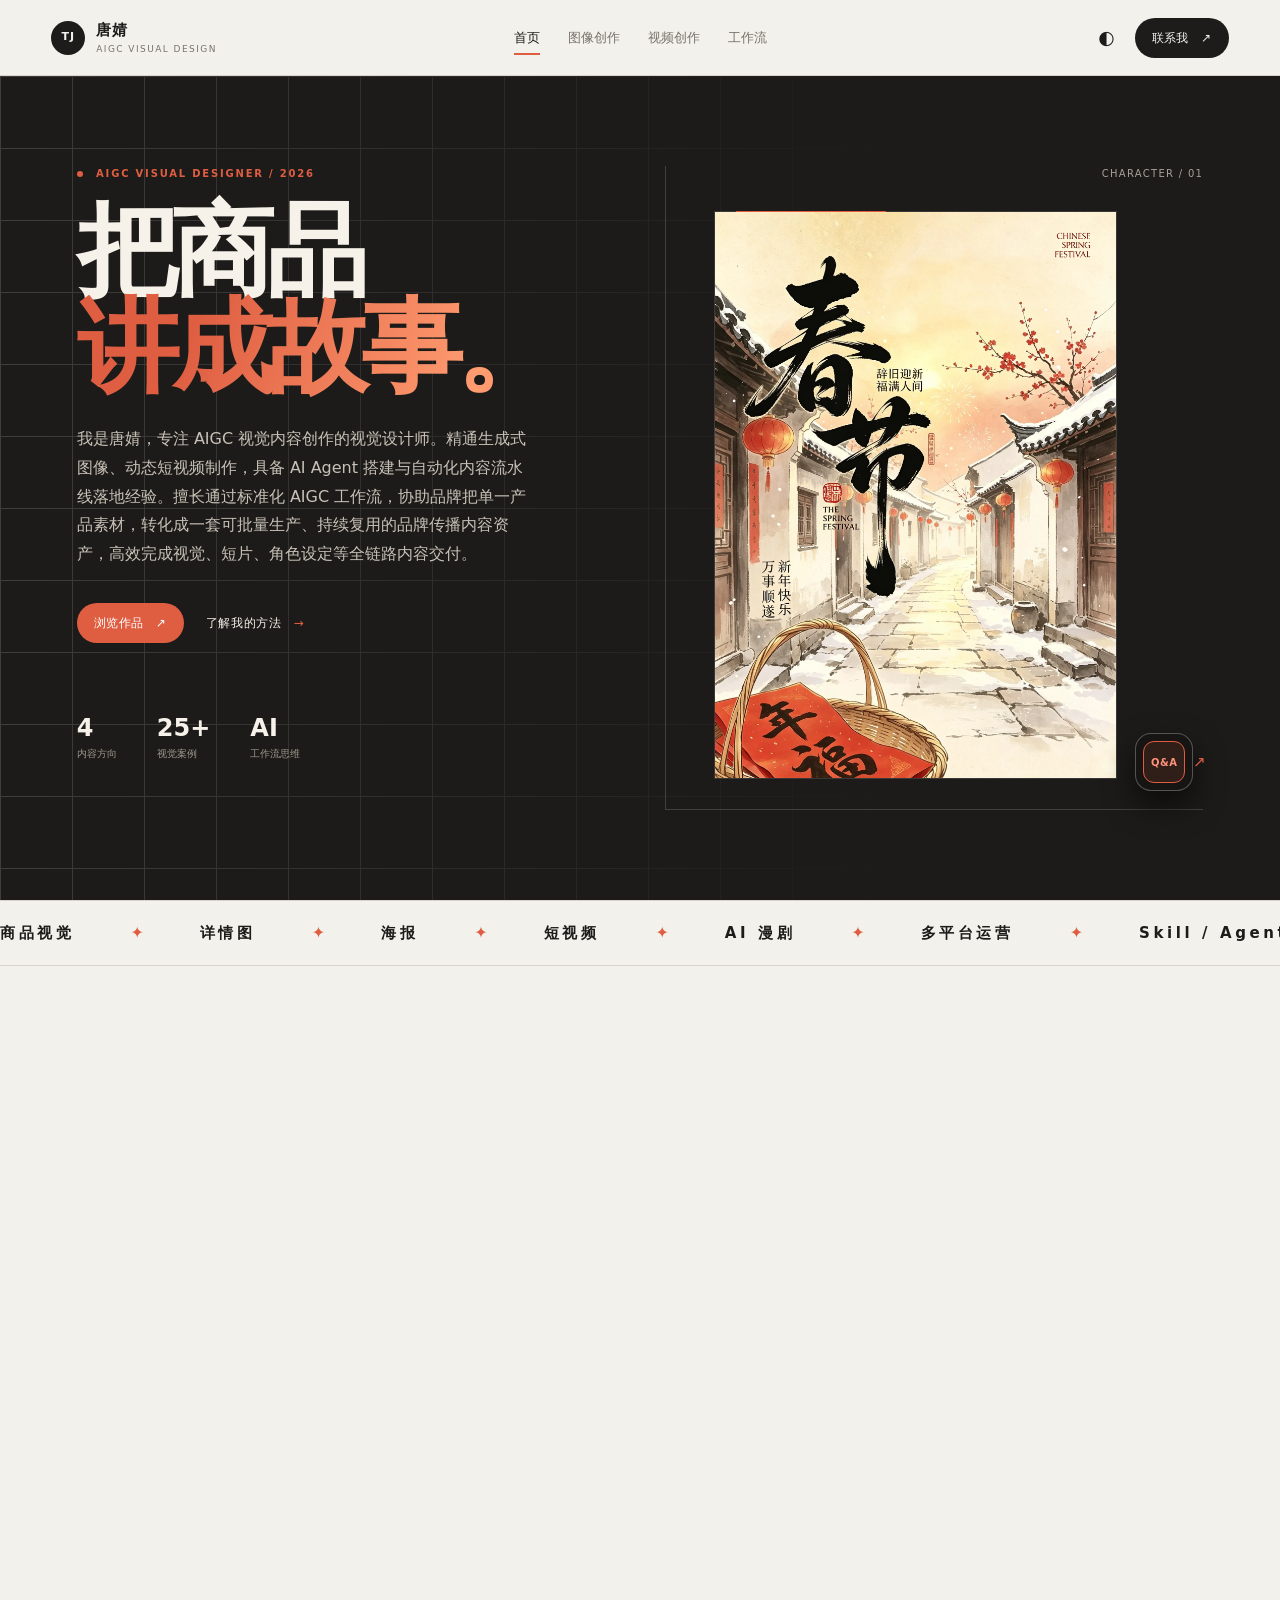
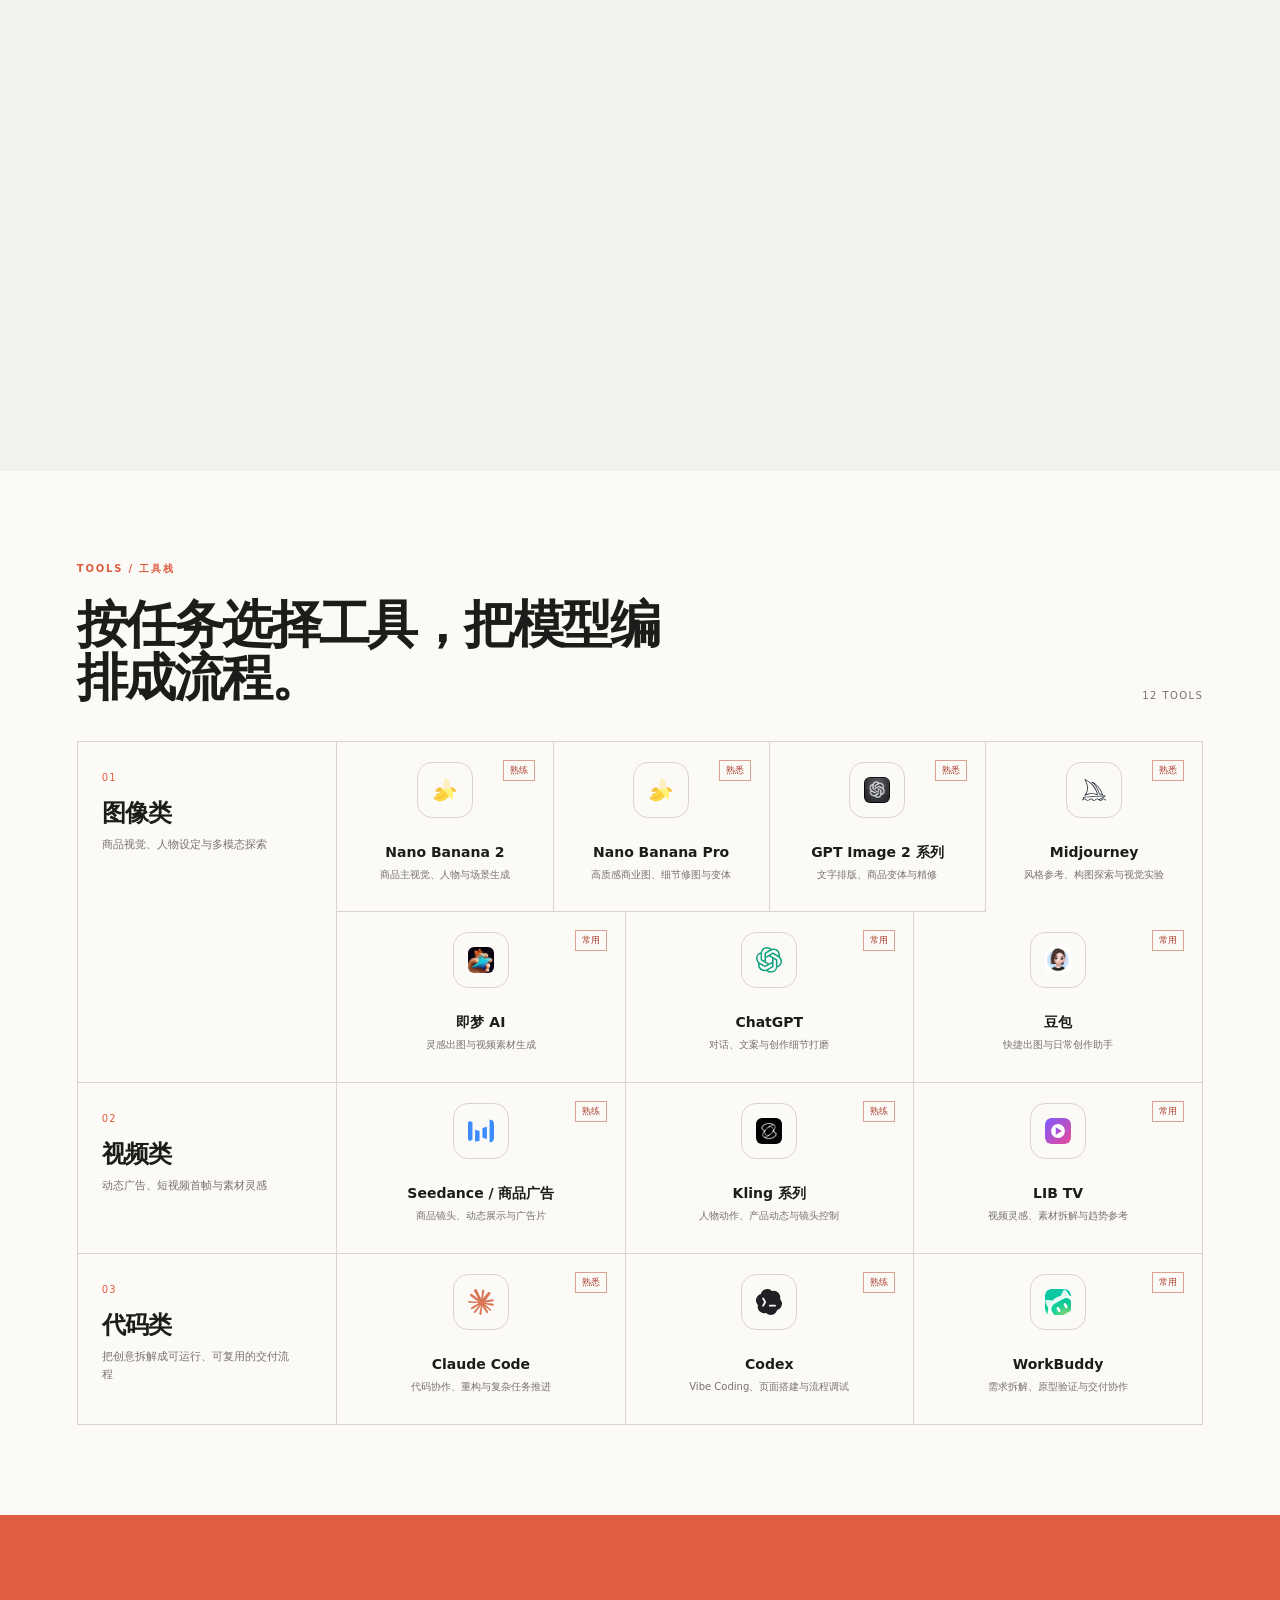
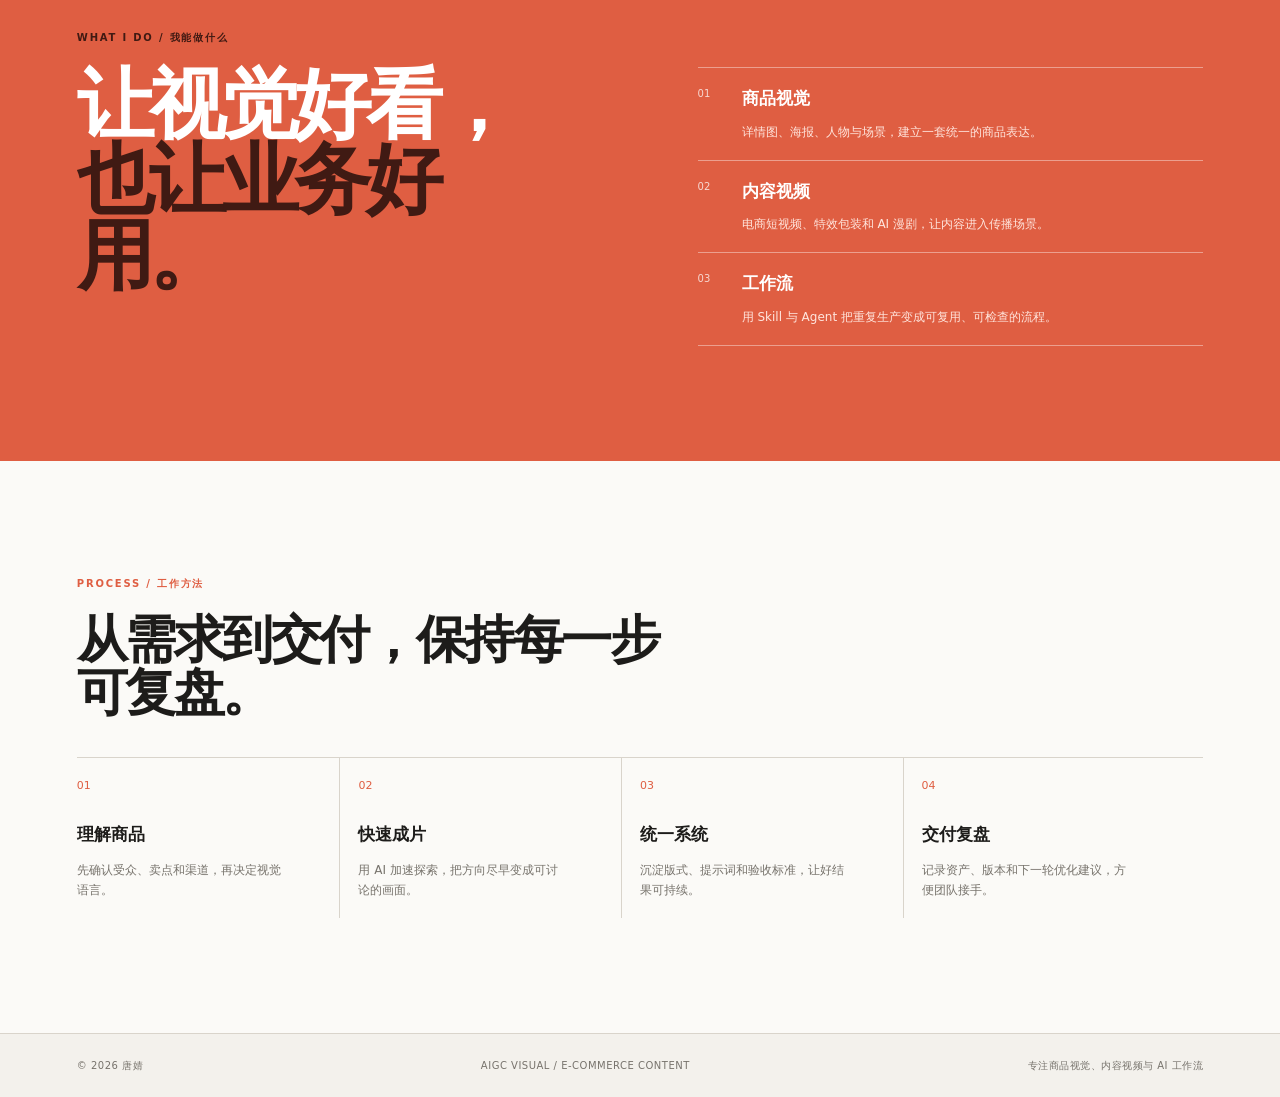
<file: index.html>
<!doctype html>
<html lang="zh-CN">
  <head>
    <meta charset="UTF-8" />
    <base href="./" />
    <meta name="viewport" content="width=device-width, initial-scale=1.0" />
    <meta name="theme-color" content="#f3f1ec" />
    <title>唐婧 · AIGC 电商视觉作品集</title>
    <meta name="description" content="唐婧的 AIGC 电商视觉作品集，覆盖商品详情图、短视频、品牌内容与 Agent 工作流。" />
    <link rel="icon" type="image/svg+xml" href="favicon.svg" />

    <link rel="stylesheet" href="app.css?v=20260920" />
  </head>
  <body>
    <div class="scroll-progress" aria-hidden="true"></div>
    <div class="cursor-glow" aria-hidden="true"></div>
    <div id="root"></div>
    <button class="back-to-top" type="button" data-to-top aria-label="回到顶部">↟</button>
    <script src="app.js?v=20260920" defer></script>
  </body>
</html>
</file>
<file: app.css>
﻿:root{--paper:#f3f1ec;--surface:#fbfaf7;--ink:#1d1c1a;--muted:#77736c;--line:#d9d4cb;--accent:#df5e42;--accent-dark:#a93e2b;--dark:#1c1b19;--dark-soft:#282521;--on-dark:#f7f2e9;--radius:12px;--shadow:0 18px 48px rgba(34,29,23,.12);color-scheme:light} :root[data-theme=dark]{--paper:#1b1a18;--surface:#252320;--ink:#f4efe6;--muted:#aba49a;--line:#454039;--dark:#121110;--dark-soft:#24211e;--on-dark:#f7f2e9;--shadow:0 18px 48px rgba(0,0,0,.35);color-scheme:dark}*{box-sizing:border-box}html{scroll-behavior:smooth}body{margin:0;background:var(--paper);color:var(--ink);font-family:"Avenir Next","PingFang SC","Hiragino Sans GB","Microsoft YaHei",system-ui,sans-serif;line-height:1.5}button,a{font:inherit;color:inherit}button{cursor:pointer}a{text-decoration:none}.site-shell{min-height:100vh;overflow:hidden}.site-header{height:76px;padding:0 clamp(20px,4vw,64px);display:flex;align-items:center;justify-content:space-between;border-bottom:1px solid var(--line);position:relative;z-index:20;background:color-mix(in srgb,var(--paper) 90%,transparent);backdrop-filter:blur(14px)}.brand{display:flex;align-items:center;gap:11px;min-width:220px}.brand-mark{width:34px;height:34px;border-radius:50%;display:grid;place-items:center;background:var(--ink);color:var(--paper);font-size:11px;font-weight:800;letter-spacing:.08em}.brand strong{display:block;font-size:15px;letter-spacing:.04em}.brand small{display:block;color:var(--muted);font-size:9px;letter-spacing:.16em;margin-top:1px}.main-nav{display:flex;gap:28px;align-items:center}.nav-link,.icon-button,.menu-button{border:0;background:none;padding:9px 0;color:var(--muted);font-size:13px}.nav-link{position:relative}.nav-link:after{content:"";position:absolute;left:0;right:0;bottom:1px;height:2px;background:var(--accent);transform:scaleX(0);transform-origin:left;transition:transform .25s}.nav-link:hover,.nav-link.active{color:var(--ink)}.nav-link.active:after{transform:scaleX(1)}.header-actions{display:flex;gap:14px;align-items:center;min-width:220px;justify-content:flex-end}.icon-button{width:28px;font-size:19px;color:var(--ink)}.contact-button,.primary-button{border:0;border-radius:999px;background:var(--ink);color:var(--paper);padding:11px 17px;font-size:12px;letter-spacing:.04em;transition:background .2s,transform .2s}.contact-button:hover,.primary-button:hover{background:var(--accent);transform:translateY(-2px)}.contact-button span,.primary-button span{margin-left:8px}.menu-button{display:none}.hero-section{background:var(--dark);color:var(--on-dark);min-height:calc(100vh - 76px);display:grid;grid-template-columns:minmax(0,1fr) minmax(0,1.08fr);padding:clamp(36px,7vw,104px) clamp(20px,6vw,96px);gap:clamp(30px,7vw,110px);position:relative}.hero-section:before{content:"";position:absolute;inset:0;opacity:.15;background-image:linear-gradient(90deg,#fff 1px,transparent 1px),linear-gradient(#fff 1px,transparent 1px);background-size:72px 72px;mask-image:linear-gradient(90deg,#000,transparent 70%)}.hero-copy,.hero-visual{position:relative;z-index:1}.eyebrow{font-size:10px;letter-spacing:.18em;color:var(--accent);font-weight:700;margin:0 0 22px}.eyebrow i{display:inline-block;width:6px;height:6px;background:var(--accent);border-radius:50%;margin-right:8px}.hero-copy h1{font-size:clamp(58px,8vw,128px);line-height:.94;letter-spacing:-.07em;font-weight:700;margin:0 0 30px}.hero-copy h1 em,.page-intro h1 em,.statement-grid h2 em,.about-page h1 em{font-style:normal;color:var(--accent)}.hero-lede{max-width:450px;color:#c9c1b7;font-size:16px;line-height:1.8;margin:0}.hero-actions{display:flex;gap:22px;align-items:center;margin-top:34px}.hero-actions .primary-button{background:var(--accent);color:#fff}.text-button{border:0;background:none;padding:8px 0;color:inherit;font-size:12px;letter-spacing:.06em}.text-button span{margin-left:7px;color:var(--accent)}.hero-stats{display:flex;gap:40px;border-top:1px solid #ffffff2b;margin-top:72px;padding-top:19px}.hero-stats span{display:flex;flex-direction:column}.hero-stats strong{font-size:24px;line-height:1.1}.hero-stats small{color:#9e978d;font-size:10px;margin-top:5px}.hero-visual{min-height:550px;max-width:660px;justify-self:end;width:100%;border-left:1px solid #ffffff2a;border-bottom:1px solid #ffffff2a;padding:24px}.visual-tag{position:absolute;top:0;right:0;color:#a7a095;font-size:10px;letter-spacing:.13em}.hero-image-main{position:absolute;inset:62px 15% 34px 12%;overflow:hidden;background:#33302b}.hero-image-main img{height:100%;width:100%;object-fit:cover;filter:saturate(.8);transition:transform .8s}.hero-image-main:hover img{transform:scale(1.04)}.hero-image-side{position:absolute;width:31%;right:0;bottom:0;background:var(--accent);padding:8px}.hero-image-side img{width:100%;height:190px;object-fit:cover;display:block;filter:saturate(.72)}.hero-image-side span{display:block;color:#fff;font-size:11px;line-height:1.45;padding:11px 2px 4px}.hero-note{position:absolute;left:0;bottom:80px;color:#a7a095;font-size:11px;line-height:1.5;letter-spacing:.16em}.hero-note strong{color:var(--on-dark);font-size:17px;letter-spacing:.04em}.hero-line{position:absolute;left:13%;top:45px;width:28%;border-top:1px solid var(--accent)}.section-block{padding:clamp(70px,9vw,130px) clamp(20px,6vw,96px)}.section-heading{display:flex;justify-content:space-between;align-items:end;gap:20px;margin-bottom:38px}.section-heading h2{font-size:clamp(28px,4vw,55px);letter-spacing:-.05em;line-height:1.03;margin:0;max-width:600px}.section-heading>.text-button{color:var(--ink)}.selected-grid{display:grid;grid-template-columns:1.12fr .88fr .88fr;gap:18px}.selected-card{padding:0;text-align:left;border:0;background:var(--surface);display:flex;flex-direction:column;min-width:0;transition:transform .3s,box-shadow .3s}.selected-card:hover{transform:translateY(-7px);box-shadow:var(--shadow)}.selected-card img{width:100%;height:clamp(250px,34vw,510px);object-fit:contain;display:block}.selected-card:nth-child(2) img{height:clamp(210px,28vw,390px)}.selected-card:nth-child(3) img{height:clamp(210px,28vw,390px)}.selected-card>span{display:flex;flex-direction:column;padding:17px 18px 20px}.selected-card small{font-size:10px;color:var(--accent-dark);letter-spacing:.1em}.selected-card strong{font-size:19px;margin:7px 0}.selected-card em{font-style:normal;font-size:11px;color:var(--muted)}.statement-band{padding:clamp(70px,9vw,130px) clamp(20px,6vw,96px);background:var(--accent);color:#fff}.statement-band .eyebrow{color:#401a13}.statement-grid{display:grid;grid-template-columns:1fr 1fr;gap:clamp(40px,9vw,150px)}.statement-grid h2{font-size:clamp(38px,6vw,82px);line-height:.98;letter-spacing:-.06em;margin:0}.statement-grid h2 em{color:#401a13}.capability-list{border-top:1px solid #fff6}.capability-list>div{display:grid;grid-template-columns:35px 1fr;gap:9px;border-bottom:1px solid #fff6;padding:18px 0}.capability-list span{font-size:10px;opacity:.75}.capability-list strong{font-size:17px}.capability-list p{grid-column:2;color:#ffe5dd;font-size:12px;margin:2px 0 0;line-height:1.6}.process-section{background:var(--surface)}.process-grid{display:grid;grid-template-columns:repeat(4,1fr);border-top:1px solid var(--line)}.process-grid>div{padding:20px 18px 0 0;border-right:1px solid var(--line);margin-right:18px;min-height:160px}.process-grid>div:last-child{border:0}.process-grid span{display:block;color:var(--accent);font-size:11px;margin-bottom:28px}.process-grid strong{display:block;font-size:17px}.process-grid p{color:var(--muted);font-size:12px;line-height:1.7;max-width:210px}.page-intro{padding:clamp(75px,10vw,140px) clamp(20px,8vw,140px) 50px;max-width:1050px}.page-intro h1{font-size:clamp(50px,8vw,112px);line-height:.92;letter-spacing:-.075em;margin:0 0 28px}.page-intro>p:last-child{max-width:570px;color:var(--muted);font-size:16px;line-height:1.8;margin:0}.portfolio-controls{padding:0 clamp(20px,8vw,140px) 30px;display:flex;justify-content:space-between;align-items:center;border-bottom:1px solid var(--line)}.filter-row{display:flex;gap:10px;flex-wrap:wrap}.filter-button{border:1px solid var(--line);background:transparent;border-radius:999px;padding:9px 16px;color:var(--muted);font-size:12px}.filter-button:hover,.filter-button.active{background:var(--ink);border-color:var(--ink);color:var(--paper)}.result-count{font-size:10px;color:var(--muted);letter-spacing:.12em}.work-grid{padding:40px clamp(20px,8vw,140px) 120px;display:grid;grid-template-columns:repeat(3,minmax(0,1fr));gap:36px 20px}.work-card{padding:0;text-align:left;border:0;background:none;min-width:0}.work-media{display:block;position:relative;aspect-ratio:4/5;overflow:hidden;background:var(--surface);border:1px solid var(--line)}.work-media img{width:100%;height:100%;display:block;object-fit:contain;transition:transform .5s;filter:saturate(.92)}.work-media video{width:100%;height:100%;display:block;object-fit:cover;transition:transform .5s;filter:saturate(.92);background:var(--dark)}.work-card:hover .work-media img,.work-card:hover .work-media video{transform:scale(1.035)}.work-index{position:absolute;top:10px;left:10px;background:var(--ink);color:var(--paper);font-size:10px;padding:3px 7px;border-radius:3px}.play-mark{position:absolute;right:10px;bottom:10px;color:#fff;background:var(--accent);font-size:10px;padding:5px 8px;border-radius:999px}.work-meta{padding:12px 2px;display:flex;justify-content:space-between;gap:12px}.work-meta strong,.work-meta small{display:block}.work-meta strong{font-size:15px}.work-meta small{color:var(--muted);font-size:11px;margin-top:3px}.work-arrow{color:var(--accent);font-size:18px}.motion-grid .work-media{aspect-ratio:16/10}.about-page{padding-bottom:120px}.about-layout{padding:0 clamp(20px,8vw,140px);display:grid;grid-template-columns:.75fr 1.25fr;gap:clamp(40px,10vw,150px)}.about-note{background:var(--dark);color:var(--on-dark);padding:30px;min-height:300px;display:flex;flex-direction:column;justify-content:space-between}.about-note span{color:var(--accent);font-size:10px;letter-spacing:.15em}.about-note strong{font-size:28px;line-height:1.06;letter-spacing:-.05em}.about-note small{color:#aaa096;font-size:11px}.timeline{border-top:1px solid var(--line)}.timeline>div{padding:21px 0;border-bottom:1px solid var(--line);display:grid;grid-template-columns:130px 1fr;gap:18px}.timeline span{color:var(--accent);font-size:10px;letter-spacing:.11em}.timeline strong{font-size:17px}.timeline p{grid-column:2;color:var(--muted);font-size:13px;margin:0}.contact-panel{margin:100px clamp(20px,8vw,140px) 0;background:var(--accent);color:#fff;padding:clamp(30px,5vw,70px);display:flex;align-items:end;justify-content:space-between;gap:30px}.contact-panel .eyebrow{color:#4a1e15}.contact-panel h2{font-size:clamp(36px,5vw,70px);letter-spacing:-.06em;line-height:.95;margin:0}.contact-panel .primary-button{background:#fff;color:var(--accent-dark)}.modal-backdrop{position:fixed;z-index:50;inset:0;background:#12110fdd;display:grid;place-items:center;padding:24px;animation:fade-in .2s}.detail-modal{background:var(--surface);width:min(960px,100%);height:min(720px,92vh);display:grid;grid-template-columns:1.1fr .9fr;overflow:hidden;box-shadow:0 28px 80px #0007;animation:modal-in .3s ease-out}.modal-media{background:var(--dark);min-height:0;display:grid;grid-template-rows:minmax(0,1fr);place-items:center;overflow:hidden}.modal-media img,.modal-media video{width:100%;height:100%;object-fit:contain;display:block}.modal-content{padding:clamp(24px,4vw,54px);align-self:start}.modal-content h2{font-size:clamp(28px,4vw,50px);line-height:1;letter-spacing:-.05em;margin:0 0 18px}.modal-content>p:not(.eyebrow){color:var(--muted);font-size:14px;line-height:1.8}.detail-row{border-top:1px solid var(--line);padding:13px 0;display:flex;justify-content:space-between;gap:16px;font-size:11px}.detail-row span{color:var(--muted);letter-spacing:.1em}.detail-row strong{font-size:11px}.modal-close{position:absolute;right:28px;top:21px;border:0;background:#fff;color:#111;border-radius:50%;width:34px;height:34px;font-size:23px;line-height:1}.site-footer{padding:24px clamp(20px,6vw,96px);border-top:1px solid var(--line);color:var(--muted);display:flex;justify-content:space-between;gap:20px;flex-wrap:wrap;font-size:10px;letter-spacing:.05em}@keyframes fade-in{from{opacity:0}to{opacity:1}}@keyframes modal-in{from{opacity:0;transform:translateY(16px)}to{opacity:1;transform:none}}
@media(max-width:800px){.site-header{height:66px}.brand{min-width:auto}.main-nav{display:none;position:absolute;top:65px;left:0;right:0;padding:16px 20px;background:var(--paper);border-bottom:1px solid var(--line);flex-direction:column;align-items:flex-start;gap:8px}.main-nav.open{display:flex}.header-actions{min-width:auto;gap:8px}.contact-button{display:none}.menu-button{display:block;border:1px solid var(--line);border-radius:999px;padding:7px 11px;font-size:11px}.hero-section{min-height:auto;grid-template-columns:1fr;padding:62px 20px 30px;gap:42px}.hero-copy h1{font-size:clamp(58px,17vw,88px)}.hero-stats{margin-top:48px;gap:25px}.hero-visual{min-height:430px;padding:15px}.hero-image-main{inset:45px 14% 32px 8%}.hero-image-side{width:36%}.hero-image-side img{height:125px}.hero-note{bottom:55px}.section-heading{align-items:start;flex-direction:column}.selected-grid{grid-template-columns:1fr;gap:14px}.selected-card img,.selected-card:nth-child(2) img,.selected-card:nth-child(3) img{height:auto;aspect-ratio:4/3;object-fit:contain}.statement-grid{grid-template-columns:1fr;gap:45px}.process-grid{grid-template-columns:1fr 1fr}.process-grid>div{min-height:155px}.page-intro{padding:66px 20px 38px}.page-intro h1{font-size:clamp(54px,15vw,80px)}.portfolio-controls{padding:0 20px 24px;align-items:flex-start;gap:12px;flex-direction:column}.work-grid{grid-template-columns:1fr 1fr;gap:25px 12px;padding:30px 20px 80px}.work-meta strong{font-size:13px}.work-meta small{font-size:10px}.detail-modal{grid-template-columns:1fr;height:min(720px,88vh)}.modal-media{min-height:0;height:40vh;max-height:none}.modal-content{padding:28px 22px 30px}.modal-close{right:16px;top:14px}.about-layout{grid-template-columns:1fr;padding:0 20px;gap:36px}.about-note{min-height:240px}.timeline>div{grid-template-columns:100px 1fr}.contact-panel{margin:70px 20px 0;display:block}.contact-panel .primary-button{margin-top:30px}.site-footer{font-size:9px;flex-direction:column;gap:8px}}
@media(prefers-reduced-motion:reduce){*,*:before,*:after{scroll-behavior:auto!important;transition:none!important;animation:none!important}}
.reveal{opacity:0;transform:translateY(22px);transition:opacity .7s ease var(--reveal-delay,0ms),transform .7s cubic-bezier(.2,.75,.25,1) var(--reveal-delay,0ms)}.reveal.is-visible{opacity:1;transform:none}
@media(prefers-reduced-motion:reduce){.reveal{opacity:1;transform:none;transition:none}}
.workflow-page{background:linear-gradient(145deg,#111d34 0%,#101729 58%,#282341 100%);color:#eef2ff;min-height:calc(100vh - 76px);padding-bottom:110px}.workflow-page .workflow-intro{max-width:1200px;margin:0 auto;padding:68px 30px 42px;text-align:center}.workflow-page .workflow-intro .eyebrow{color:#9dd9e1}.workflow-page .workflow-intro h1{color:#fff;font-size:clamp(50px,7vw,92px);margin-bottom:22px}.workflow-page .workflow-intro>p:last-child{color:#9caecc;max-width:820px;margin:0 auto;font-size:15px}.workflow-switch{display:inline-flex;gap:7px;padding:5px;background:#0b1325;border:1px solid #324363;border-radius:999px;margin-bottom:35px}.workflow-switch button{border:0;background:transparent;color:#8fa2c3;padding:10px 24px;border-radius:999px;font-weight:700;font-size:14px}.workflow-switch button.active{background:linear-gradient(135deg,#2e7cf5,#697cff);color:#fff;box-shadow:0 0 24px #3f7cff59}.workflow-board{max-width:1240px;margin:0 auto;padding:0 30px;display:grid;grid-template-columns:minmax(250px,.62fr) minmax(0,1.55fr);gap:22px}.workflow-rail{border:1px solid #2e4d7b;background:linear-gradient(160deg,#14233c,#101a2f);padding:26px 25px;min-height:610px;position:relative;overflow:hidden}.workflow-rail:after{content:"";position:absolute;width:210px;height:210px;right:-90px;top:-80px;border-radius:50%;background:#7f6bff24;filter:blur(30px)}.rail-kicker{color:#8ed4df;font-size:10px;letter-spacing:.15em;font-weight:800}.workflow-rail h2{color:#f5f7ff;font-size:27px;line-height:1.1;margin:16px 0 12px;position:relative;z-index:1}.workflow-rail>p{color:#a5b7d5;font-size:13px;line-height:1.7;margin:0;position:relative;z-index:1}.rail-divider{height:1px;background:#345276;margin:28px 0 22px}.coverage-title{display:flex;justify-content:space-between;align-items:end;color:#bdd0ef;font-size:12px}.coverage-title strong{font-size:38px;line-height:.9;color:#fff}.coverage-title strong small{display:block;color:#8da3c6;font-size:9px;letter-spacing:.14em;margin-top:6px}.coverage-list{display:grid;grid-template-columns:1fr 1fr;gap:8px;margin-top:20px}.coverage-list span{display:flex;gap:8px;align-items:center;color:#d5dff1;background:#192a45;border:1px solid #2b466e;padding:9px 8px;font-size:11px}.coverage-list b{color:#78b6f4;font-size:9px}.rail-foot{position:absolute;bottom:23px;left:25px;color:#7f9bc4;font-size:10px;letter-spacing:.08em}.flagship-card{border:1px solid #735fbb;background:#151f38;box-shadow:0 25px 60px #050b17a8;overflow:hidden}.flagship-head{height:60px;background:linear-gradient(90deg,#8e79ce,#b7a0df);display:flex;align-items:center;justify-content:space-between;padding:0 22px;color:#172039}.status-tag{display:inline-block;background:#67c6d1;color:#fff;padding:9px 12px;margin-right:7px;font-size:11px;font-weight:800}.status-tag.light{background:#e8b73f;color:#241f2c}.flagship-code{font-size:10px;letter-spacing:.1em;font-weight:800}.flagship-body{padding:30px;display:grid;grid-template-columns:1fr .95fr;gap:25px}.flagship-copy .eyebrow{color:#9dd9e1;margin-bottom:14px}.flagship-copy h2{font-size:32px;color:#fff;line-height:1.05;margin:0 0 12px}.flagship-copy>p:not(.eyebrow){color:#a8b8d1;font-size:13px;line-height:1.7;margin:0 0 22px}.flow-list{border-top:1px solid #324b70}.flow-step{display:grid;grid-template-columns:35px 1fr;gap:10px;padding:14px 0;border-bottom:1px solid #324b70}.flow-step>span{color:#a98cff;font-size:12px;font-weight:800}.flow-step strong{display:block;color:#f2f5ff;font-size:14px}.flow-step small{display:block;color:#8fa3c3;font-size:11px;margin-top:4px;line-height:1.5}.flagship-preview{border:1px solid #3e5980;background:#101a2d;min-height:400px;display:flex;flex-direction:column}.preview-top{padding:12px 14px;color:#91a9cf;font-size:9px;letter-spacing:.14em;display:flex;justify-content:space-between;border-bottom:1px solid #304b70}.preview-dot{width:7px;height:7px;background:#63d2b0;border-radius:50%;box-shadow:0 0 9px #63d2b0}.flagship-preview img{width:100%;height:350px;object-fit:contain;padding:10px;filter:drop-shadow(0 18px 35px #060a16)}.preview-caption{color:#bed0e8;font-size:11px;padding:12px 14px;border-top:1px solid #304b70}.subcase-section{max-width:1240px;margin:62px auto 0;padding:0 30px}.subcase-heading{display:flex;align-items:end;justify-content:space-between;border-bottom:1px solid #31486b;padding-bottom:20px}.subcase-heading .eyebrow{color:#9dd9e1;margin:0 0 10px}.subcase-heading h2{color:#fff;font-size:26px;line-height:1.1;margin:0}.subcase-heading>span{font-size:10px;color:#8fa3c3;letter-spacing:.14em}.subcase-grid{display:grid;grid-template-columns:repeat(3,1fr);gap:12px;margin-top:18px}.subcase-card{background:#172640;border:1px solid #2d486f;color:#fff;padding:18px;text-align:left;min-height:102px;display:flex;flex-direction:column;justify-content:space-between;transition:transform .25s,border-color .25s,background .25s}.subcase-card:hover{transform:translateY(-5px);border-color:#7e8fff;background:#1c3152}.subcase-card span{color:#75b5ec;font-size:10px}.subcase-card strong{font-size:15px;margin-top:18px}.subcase-card em{color:#9eb2d1;font-size:10px;font-style:normal;margin-top:7px}.modal-placeholder{height:100%;min-height:400px;display:grid;place-items:center;align-content:center;gap:14px;color:#fff;background:radial-gradient(circle,#3c376b,#111a2e)}.modal-placeholder span{color:#9dd9e1;font-size:10px;letter-spacing:.2em}.modal-placeholder strong{font-size:25px}
@media(max-width:800px){.workflow-page .workflow-intro{padding:50px 20px 34px}.workflow-switch{margin-bottom:28px}.workflow-switch button{padding:9px 15px;font-size:12px}.workflow-board{padding:0 18px;grid-template-columns:1fr;gap:14px}.workflow-rail{min-height:0;padding:22px}.rail-foot{position:static;margin-top:22px}.flagship-head{height:auto;min-height:74px;padding:13px 15px;align-items:flex-start;gap:9px;flex-direction:column}.flagship-code{font-size:9px}.flagship-body{padding:20px 16px;grid-template-columns:1fr;gap:22px}.flagship-copy h2{font-size:27px}.flagship-preview{min-height:260px}.flagship-preview img{height:240px}.subcase-section{padding:0 18px;margin-top:46px}.subcase-heading{align-items:start;gap:14px;flex-direction:column}.subcase-heading h2{font-size:22px}.subcase-grid{grid-template-columns:1fr 1fr}.subcase-card{min-height:105px;padding:14px}.subcase-card strong{font-size:13px;margin-top:14px}}
.flow-step{width:100%;border-left:0;border-right:0;border-top:0;background:transparent;color:inherit;text-align:left;cursor:pointer;transition:background .2s,padding-left .2s}.flow-step>b{justify-self:end;align-self:center;color:#657c9f;font-size:14px;opacity:0;transition:opacity .2s,transform .2s}.flow-step:hover,.flow-step.active{background:#1a2a46;padding-left:10px}.flow-step:hover>b,.flow-step.active>b{opacity:1;transform:translateX(2px)}.flow-step.active>span{color:#ff9b7e}.preview-focus{margin:auto 14px 12px;padding:13px 14px;background:#182845;border:1px solid #345174;display:flex;flex-direction:column;gap:4px;animation:preview-in .25s ease-out}.preview-focus small{color:#8cb4d6;font-size:9px;letter-spacing:.12em}.preview-focus strong{color:#fff;font-size:18px}.preview-focus span{color:#b8c9df;font-size:11px;line-height:1.5}.preview-caption{margin-top:0}@keyframes preview-in{from{opacity:0;transform:translateY(6px)}to{opacity:1;transform:none}}
.workflow-page{background:var(--dark);color:var(--on-dark)}.workflow-page .workflow-intro .eyebrow,.workflow-page .flagship-copy .eyebrow,.workflow-page .subcase-heading .eyebrow{color:var(--accent)}.workflow-page .workflow-intro>p:last-child{color:#b8aea3}.workflow-switch{background:var(--dark-soft);border-color:#4a433a}.workflow-switch button{color:#aaa096}.workflow-switch button.active{background:var(--accent);box-shadow:0 0 24px #df5e4252}.workflow-rail{border-color:#4b4038;background:linear-gradient(160deg,#2a2622,#1b1917)}.workflow-rail:after{background:#df5e4224}.rail-kicker{color:#f08a73}.workflow-rail h2,.flagship-copy h2{color:var(--on-dark)}.workflow-rail>p,.flagship-copy>p:not(.eyebrow){color:#b8aea3}.rail-divider,.flow-list,.flow-step{border-color:#4a433b}.coverage-title{color:#d7cec3}.coverage-title strong{color:var(--on-dark)}.coverage-title strong small,.rail-foot,.flow-step small{color:#a89f95}.coverage-list span{color:#ddd4ca;background:#2a2622;border-color:#4b4038}.coverage-list b{color:var(--accent)}.flagship-card{border-color:#7e4235;background:#211d1a;box-shadow:0 25px 60px #0009}.flagship-head{background:linear-gradient(90deg,#b54731,#df5e42);color:#fff}.status-tag{background:#fff;color:#8d3022}.status-tag.light{background:#f2c56d;color:#3b261f}.flagship-preview{border-color:#4b4038;background:#171513}.preview-top{color:#b8aea3;border-color:#4a433b}.preview-dot{background:#df8b72;box-shadow:0 0 9px #df8b72}.flagship-preview img{filter:drop-shadow(0 18px 35px #000b)}.preview-focus{background:#2a2622;border-color:#6b4439}.preview-focus small{color:#f08a73}.preview-focus span{color:#c4b9ad}.preview-caption{color:#cfc5ba;border-color:#4a433b}.subcase-heading{border-color:#4a433b}.subcase-heading h2{color:var(--on-dark)}.subcase-heading>span{color:#a89f95}.subcase-card{background:#26221f;border-color:#4b4038}.subcase-card:hover{border-color:var(--accent);background:#30251f}.subcase-card span{color:#f08a73}.subcase-card em{color:#b8aea3}.flow-step:hover,.flow-step.active{background:#30251f}.flow-step>b{color:#aa8578}
.workflow-detail-modal{background:var(--surface);border:1px solid var(--line)}.workflow-modal-media{background:#171513;min-height:460px;padding:26px;display:flex;flex-direction:column;justify-content:center;gap:15px}.workflow-modal-media img{width:100%;height:390px;object-fit:contain;display:block}.workflow-modal-media span{color:var(--accent);font-size:10px;letter-spacing:.12em}.workflow-detail-modal .modal-content{padding:clamp(28px,4vw,54px)}.workflow-detail-modal .modal-content h2{color:var(--ink);font-size:clamp(32px,4vw,56px);margin-bottom:20px}.workflow-detail-modal .modal-content>p:not(.eyebrow){color:var(--muted);font-size:14px;line-height:1.8;margin-bottom:26px}.workflow-detail-grid{display:grid;gap:0;border-top:1px solid var(--line);margin-bottom:8px}.workflow-detail-grid>div{display:grid;grid-template-columns:95px 1fr;gap:15px;padding:14px 0;border-bottom:1px solid var(--line)}.workflow-detail-grid span{color:var(--muted);font-size:10px;letter-spacing:.1em}.workflow-detail-grid strong{font-size:12px;line-height:1.6;color:var(--ink)}.workflow-detail-modal .detail-row{border-top:0}.workflow-detail-modal .detail-row span{letter-spacing:0}.workflow-detail-modal .detail-row strong{color:var(--ink)}
@media(max-width:800px){.workflow-modal-media{min-height:250px;padding:16px}.workflow-modal-media img{height:220px}.workflow-detail-modal .modal-content{padding:26px 22px 30px}.workflow-detail-modal .modal-content h2{font-size:34px}.workflow-detail-grid>div{grid-template-columns:78px 1fr}}
.tools-section{background:var(--surface);padding-top:clamp(58px,7vw,96px);padding-bottom:clamp(58px,7vw,96px)}.tools-section .section-heading{align-items:end}.tool-count{color:var(--muted);font-size:10px;letter-spacing:.14em}.tools-grid{display:grid;grid-template-columns:repeat(4,minmax(0,1fr));border-top:1px solid var(--line);border-left:1px solid var(--line)}.tool-card{position:relative;min-height:168px;padding:24px 20px 18px;border-right:1px solid var(--line);border-bottom:1px solid var(--line);display:flex;flex-direction:column;justify-content:flex-end;gap:6px;overflow:hidden;transition:background .25s,transform .25s}.tool-card:hover{background:var(--paper);transform:translateY(-4px)}.tool-index{position:absolute;top:14px;left:18px;color:var(--accent);font-size:10px;letter-spacing:.1em}.tool-logo{height:54px;display:flex;align-items:center;justify-content:flex-start;margin-bottom:auto}.tool-logo img{max-width:52px;max-height:52px;object-fit:contain;border-radius:12px}.tool-logo b{display:grid;place-items:center;width:48px;height:48px;border:1px solid var(--accent);border-radius:50%;color:var(--accent);font-size:15px;letter-spacing:-.04em}.tool-card strong{font-size:16px;letter-spacing:.01em}.tool-card small{color:var(--muted);font-size:11px}.tool-card:nth-child(2) .tool-logo b{border-radius:12px;background:var(--ink);border-color:var(--ink);color:var(--paper);font-size:12px}.tool-card:nth-child(4) .tool-logo b{background:#d95f46;color:#fff;border-color:#d95f46}.tool-card:nth-child(5) .tool-logo b{background:#252320;color:#fff;border-color:#252320}.tool-card:nth-child(6) .tool-logo img{border-radius:12px}.tool-card:nth-child(7) .tool-logo img{border-radius:12px}
@media(max-width:800px){.tools-grid{grid-template-columns:repeat(2,minmax(0,1fr))}.tool-card{min-height:146px;padding:20px 15px 16px}.tool-index{left:14px}.tool-card strong{font-size:14px}.tool-card small{font-size:10px}}
.tools-categories{display:grid;grid-template-columns:repeat(2,minmax(0,1fr));border-top:1px solid var(--line);border-left:1px solid var(--line)}.tool-category{padding:0 24px 10px;border-right:1px solid var(--line);border-bottom:1px solid var(--line)}.tool-category header{display:grid;grid-template-columns:34px 1fr;gap:16px;padding:22px 0 18px;border-bottom:1px solid var(--line)}.tool-category header>span{color:var(--accent);font-size:10px;letter-spacing:.12em;padding-top:4px}.tool-category h3{margin:0;font-size:21px;letter-spacing:-.03em}.tool-category header p{margin:5px 0 0;color:var(--muted);font-size:11px;line-height:1.5}.tool-list{display:grid}.tool-item{display:grid;grid-template-columns:52px minmax(0,1fr) auto;align-items:center;gap:14px;min-height:90px;padding:14px 0;border-bottom:1px solid var(--line)}.tool-item:last-child{border-bottom:0}.tool-item .tool-logo{width:50px;height:50px;margin:0;display:grid;place-items:center;background:var(--paper);border:1px solid var(--line);border-radius:12px;overflow:hidden}.tool-item .tool-logo img{display:block;width:32px;height:32px;max-width:32px;max-height:32px;object-fit:contain}.tool-item .tool-logo b{display:grid;place-items:center;width:100%;height:100%;border:0;border-radius:0;background:transparent;color:var(--ink);font-size:14px;letter-spacing:-.04em}.tool-copy{min-width:0}.tool-copy strong{display:block;font-size:15px;line-height:1.2}.tool-copy small{display:block;color:var(--muted);font-size:11px;line-height:1.5;margin-top:5px}.tool-level{padding:5px 7px;border:1px solid color-mix(in srgb,var(--accent) 42%,var(--line));color:var(--accent-dark);font-size:10px;white-space:nowrap;align-self:start;margin-top:2px}.tool-item:nth-child(2) .tool-logo b{font-size:12px}.tool-item:nth-child(1) .tool-logo b,.tool-item:nth-child(2) .tool-logo b{font-weight:800}.tools-section .tool-count{align-self:end}
@media(max-width:800px){.tools-categories{grid-template-columns:1fr}.tool-category{padding:0 16px 8px}.tool-category header{padding:19px 0 15px}.tool-category h3{font-size:18px}.tool-item{grid-template-columns:48px minmax(0,1fr) auto;gap:12px;min-height:82px;padding:12px 0}.tool-item .tool-logo{width:46px;height:46px}.tool-item .tool-logo img{width:29px;height:29px;max-width:29px;max-height:29px}.tool-copy strong{font-size:14px}.tool-copy small{font-size:10px}.tool-level{font-size:9px;padding:4px 6px}}
.tools-categories{display:grid;grid-template-columns:1fr;border-top:1px solid var(--line);border-left:1px solid var(--line)}.tool-category{display:grid;grid-template-columns:minmax(190px,.34fr) minmax(0,1fr);padding:0;border-right:1px solid var(--line);border-bottom:1px solid var(--line)}.tool-category header{display:grid;grid-template-columns:1fr;align-content:start;gap:10px;padding:28px 24px;border-right:1px solid var(--line);border-bottom:0}.tool-category header>span{padding-top:0}.tool-category h3{font-size:24px}.tool-category header p{max-width:170px;line-height:1.7}.tool-list{display:grid;grid-template-columns:repeat(3,minmax(0,1fr))}.tool-item{display:grid;grid-template-columns:52px minmax(0,1fr) auto;align-items:start;gap:12px;min-height:108px;padding:20px 18px;border-right:1px solid var(--line);border-bottom:1px solid var(--line)}.tool-item:nth-child(3n){border-right:0}.tool-item:last-child{border-bottom:0}.tool-item .tool-logo{width:50px;height:50px}.tool-item .tool-logo img{width:31px;height:31px;max-width:31px;max-height:31px}.tool-item .tool-logo b{display:flex;align-items:center;justify-content:center;text-align:center;line-height:1;width:100%;height:100%}.tool-copy{grid-column:1 / -1;min-width:0}.tool-copy strong{font-size:14px}.tool-copy small{font-size:10px;line-height:1.55}.tool-level{position:absolute;top:20px;right:18px;padding:4px 6px;font-size:9px}.tool-item{position:relative;padding-top:20px}.tool-item .tool-copy{padding-right:0}.tool-item .tool-logo{grid-column:1 / 2}.tool-item .tool-level{grid-column:3 / 4}
@media(max-width:800px){.tool-category{display:block}.tool-category header{display:grid;grid-template-columns:28px 1fr;gap:12px;padding:19px 16px;border-right:0;border-bottom:1px solid var(--line)}.tool-category h3{font-size:18px}.tool-category header p{max-width:none}.tool-list{grid-template-columns:1fr}.tool-item,.tool-item:nth-child(3n),.tool-item:nth-last-child(-n+3){grid-template-columns:48px minmax(0,1fr) auto;border-right:0;border-bottom:1px solid var(--line);min-height:88px;padding:14px 16px}.tool-item:last-child{border-bottom:0}.tool-item .tool-logo{width:46px;height:46px}.tool-item .tool-logo img{width:29px;height:29px;max-width:29px;max-height:29px}.tool-copy{grid-column:2;align-self:center}.tool-level{position:static;grid-column:3;align-self:start;margin-top:2px}.tool-copy strong{font-size:14px}.tool-copy small{font-size:10px}}
.model-stage{position:absolute;inset:45px 16% 30px 9%;background:radial-gradient(circle at 50% 45%,#4b3d34 0%,#25221f 43%,#171615 76%);border:1px solid #ffffff24;overflow:hidden;display:grid;place-items:center;isolation:isolate}.model-stage:before{content:"";position:absolute;inset:0;background:linear-gradient(125deg,transparent 35%,#df5e4228 50%,transparent 67%);animation:model-sheen 7s ease-in-out infinite;z-index:0}.model-stage:after{content:"";position:absolute;left:12%;right:12%;bottom:9%;height:1px;background:linear-gradient(90deg,transparent,#df5e42,transparent);box-shadow:0 0 30px #df5e42}.model-halo{position:absolute;width:58%;aspect-ratio:1;border-radius:50%;background:radial-gradient(circle,#df5e4230 0%,#df5e420d 46%,transparent 69%);filter:blur(16px);animation:halo-pulse 4.5s ease-in-out infinite;z-index:0}.model-stage model-viewer{width:100%;height:100%;position:relative;z-index:1;--poster-color:transparent;background:transparent}.model-stage img.hero-3d-image{width:100%;height:100%;object-fit:cover;object-position:center 30%;position:relative;z-index:1}.model-caption{position:absolute;left:18px;bottom:18px;z-index:2;display:flex;flex-direction:column;gap:4px;color:#f7f2e9;text-shadow:0 2px 8px #000}.model-caption span{color:var(--accent);font-size:9px;letter-spacing:.14em}.model-caption strong{font-size:14px;letter-spacing:.03em}.model-caption small{color:#b8aea3;font-size:10px}.hero-image-side{z-index:3;box-shadow:0 14px 34px #0008}.hero-note{z-index:3}.hero-visual{transition:transform .4s ease}.hero-visual:hover{transform:translateY(-4px)}@keyframes model-sheen{0%,100%{transform:translateX(-70%);opacity:0}35%{opacity:1}65%{transform:translateX(70%);opacity:.35}}@keyframes halo-pulse{0%,100%{transform:scale(.92);opacity:.55}50%{transform:scale(1.08);opacity:1}}
@media(max-width:800px){.model-stage{inset:35px 10% 25px 5%;min-height:370px}.model-caption{left:12px;bottom:12px}.model-caption strong{font-size:12px}.hero-image-side{width:33%}}

.tools-categories{grid-template-columns:1fr;gap:0}
.tool-category{grid-template-columns:minmax(184px,.3fr) minmax(0,1fr);padding:0}
.tool-category header{padding:28px 24px;border-right:1px solid var(--line);border-bottom:0}
.tool-category header p{max-width:190px;line-height:1.65}
.tool-category-3 .tool-list{grid-template-columns:repeat(3,minmax(0,1fr))}
.tool-category-7 .tool-list{grid-template-columns:repeat(4,minmax(0,1fr))}
.tool-category-3 .tool-list,.tool-category-7 .tool-list{display:flex;flex-wrap:wrap;align-content:stretch}
.tool-category-3 .tool-item,.tool-category-7 .tool-item{flex:1 1 220px;min-width:220px}
.tool-category-3 .tool-item:nth-child(3n),.tool-category-7 .tool-item:nth-child(4n){border-right:1px solid var(--line)}
.tool-category-3 .tool-item:last-child,.tool-category-7 .tool-item:last-child{border-right:0}
.tool-item{position:relative;min-height:118px;padding:18px 18px 16px;align-items:start;border-right:1px solid var(--line);border-bottom:1px solid var(--line)}
.tool-category-3 .tool-item:nth-child(3n),.tool-category-7 .tool-item:nth-child(4n){border-right:0}
.tool-category-3 .tool-item:nth-last-child(-n+3),.tool-category-7 .tool-item:nth-last-child(-n+4){border-bottom:0}
.tool-item .tool-logo{position:relative;width:50px;height:50px;border-radius:14px;background:linear-gradient(145deg,var(--paper),#e8e3da);border-color:#d3cdc3;box-shadow:inset 0 1px 0 #fff9,0 4px 10px #332a2010}
.tool-item .tool-logo:before{content:"";position:absolute;top:-1px;left:11px;width:22px;height:3px;border-radius:0 0 3px 3px;background:var(--accent);z-index:2}
.tool-item .tool-logo img{filter:grayscale(1) contrast(1.15)}
.tool-item .tool-logo b{font-weight:800;color:var(--ink);font-size:13px;letter-spacing:-.04em}
.tool-logo-nano b{color:var(--accent-dark)!important}
.tool-logo-gpt-image b{font-size:11px!important;color:var(--ink)!important}
.tool-logo-seedance{background:linear-gradient(145deg,#2a2723,#171513)!important;border-color:#2a2723!important;box-shadow:inset 0 1px 0 #ffffff25,0 5px 12px #17120f24!important}
.tool-logo-seedance b{color:var(--paper)!important;letter-spacing:.06em!important}
.tool-logo-seedance img,.tool-logo-claude img{filter:grayscale(1) brightness(0) invert(1)!important}
.tool-logo-kling b{color:var(--accent-dark)!important;letter-spacing:.03em!important}
.tool-logo-libtv{background:#191715!important;border-color:#191715!important}
.tool-logo-libtv:before{background:#f0c46c}
.tool-logo-libtv img{filter:none!important}
.tool-logo-libtv img{width:32px!important;height:32px!important;max-width:32px!important;max-height:32px!important}
.tool-logo-happy-horse b{color:var(--accent-dark)!important;letter-spacing:.03em!important}
.tool-logo-claude{background:linear-gradient(145deg,#302a26,#1b1917)!important;border-color:#302a26!important}
.tool-logo-claude b{color:#fff!important;letter-spacing:.08em!important}
.tool-logo-codex b{color:var(--accent-dark)!important;letter-spacing:.02em!important}
.tool-logo-workbuddy b{color:var(--ink)!important;letter-spacing:.02em!important}
.model-caption{left:18px;bottom:18px;padding:9px 12px 10px;border-left:2px solid var(--accent);background:#171513c7;backdrop-filter:blur(8px);text-shadow:none}
.model-caption span{font-size:9px;letter-spacing:.12em}
.model-caption strong{font-size:13px}
.tool-copy{padding-top:63px;grid-column:1 / -1}
.tool-copy strong{font-size:14px;line-height:1.25}
.tool-copy small{font-size:10px;line-height:1.55;margin-top:5px}
.tool-level{top:18px;right:18px;margin:0;padding:4px 6px;font-size:9px;line-height:1.2}
@media(max-width:800px){
  .tool-category{display:block}
  .tool-category header{display:grid;grid-template-columns:28px 1fr;gap:12px;padding:19px 16px;border-right:0;border-bottom:1px solid var(--line)}
  .tool-category header p{max-width:none}
  .tool-list,.tool-category-3 .tool-list,.tool-category-7 .tool-list{display:grid;grid-template-columns:1fr}
  .tool-item,.tool-category-3 .tool-item:nth-child(3n),.tool-category-7 .tool-item:nth-child(4n){grid-template-columns:48px minmax(0,1fr) auto;min-height:88px;padding:14px 16px;border-right:0;border-bottom:1px solid var(--line)}
  .tool-category-3 .tool-item:nth-last-child(-n+3),.tool-category-7 .tool-item:nth-last-child(-n+4){border-bottom:1px solid var(--line)}
  .tool-category-3 .tool-item:last-child,.tool-category-7 .tool-item:last-child{border-bottom:0}
  .tool-item .tool-logo{width:46px;height:46px}
  .tool-item .tool-logo img{width:29px!important;height:29px!important;max-width:29px!important;max-height:29px!important}
  .tool-copy{grid-column:2;align-self:center;padding-top:0}
  .tool-copy strong{font-size:14px}
  .tool-copy small{font-size:10px}
  .tool-level{position:static;grid-column:3;align-self:start;margin-top:2px}
  .model-caption{left:12px;bottom:12px;padding:8px 10px 9px}
  .model-caption strong{font-size:12px}
}
.resume-assistant{position:absolute;left:18px;bottom:18px;z-index:2;width:min(310px,calc(100% - 36px));padding:13px 14px 14px;border:1px solid #ffffff2c;border-left:2px solid var(--accent);background:#171513d9;color:#f7f2e9;box-shadow:0 16px 34px #0008;backdrop-filter:blur(12px);animation:resume-in .45s ease-out both}
.resume-assistant-head{display:flex;align-items:center;gap:9px}
.resume-assistant-mark{width:31px;height:31px;display:grid;place-items:center;border:1px solid var(--accent);color:var(--accent);font-size:9px;font-weight:800;letter-spacing:.04em}
.resume-assistant-head>span:nth-child(2){display:flex;flex-direction:column;gap:2px;min-width:0}
.resume-assistant-head small{color:#f08a73;font-size:8px;letter-spacing:.13em}
.resume-assistant-head strong{font-size:13px;line-height:1.2}
.resume-assistant-head i{margin-left:auto;color:#9e978d;font-size:8px;font-style:normal;letter-spacing:.1em}
.resume-assistant>p{margin:10px 0 0;color:#c9c1b7;font-size:10px;line-height:1.5}
.resume-quick-actions{display:flex;gap:6px;margin-top:9px;overflow-x:auto;scrollbar-width:none}
.resume-quick-actions::-webkit-scrollbar{display:none}
.resume-quick-actions button{flex:0 0 auto;border:1px solid #ffffff2b;background:#ffffff08;color:#eee5da;padding:5px 8px;font-size:10px;white-space:nowrap;transition:background .2s,border-color .2s,transform .2s}
.resume-quick-actions button:hover{border-color:var(--accent);background:#df5e421a;transform:translateY(-1px)}
.resume-query{display:flex;gap:6px;margin-top:9px;padding-top:9px;border-top:1px solid #ffffff1f}
.resume-query input{min-width:0;flex:1;border:0;outline:0;background:transparent;color:#fff;padding:3px 0;font-size:11px}
.resume-query input::placeholder{color:#8d877f}
.resume-query button{width:28px;height:26px;border:0;background:var(--accent);color:#fff;font-size:14px;line-height:1;transition:transform .2s,background .2s}
.resume-query button:hover{background:#ef7558;transform:translateY(-1px)}
.resume-answer{margin-top:9px;padding:8px 9px;background:#2a2622;border:1px solid #6b4439;color:#d8cec3;font-size:10px;line-height:1.6}
.resume-answer[hidden]{display:none}
@keyframes resume-in{from{opacity:0;transform:translateY(8px)}to{opacity:1;transform:none}}
@media(max-width:800px){
  .resume-assistant{left:12px;bottom:12px;width:min(300px,calc(100% - 24px));padding:11px 12px 12px}
  .resume-assistant>p{margin-top:8px}
}
.demo-panel{margin:22px 0 20px;padding:14px;background:#2a2622;border:1px solid #5d4038}
.demo-panel-head{display:flex;align-items:flex-start;justify-content:space-between;gap:14px}
.demo-panel-head>div{display:flex;flex-direction:column;gap:4px}
.demo-kicker,.demo-result-kicker{color:#f08a73;font-size:9px;letter-spacing:.14em;font-weight:800}
.demo-panel-head strong{font-size:12px;color:#eee5da}
.demo-status{display:flex;align-items:center;gap:6px;color:#b8aea3;font-size:10px;white-space:nowrap}
.demo-status i{width:6px;height:6px;border-radius:50%;background:#8f8177;display:block}
.demo-status.is-running{color:#f3c36f}.demo-status.is-running i{background:#f3c36f;box-shadow:0 0 9px #f3c36f;animation:demo-pulse 1s ease-in-out infinite}
.demo-status.is-done{color:#a9d9b5}.demo-status.is-done i{background:#8bc69b;box-shadow:0 0 9px #8bc69b}
.demo-launch{display:flex;gap:8px;margin-top:12px}
.demo-launch input{min-width:0;flex:1;border:1px solid #5a4940;background:#171513;color:#eee5da;padding:9px 10px;font-size:11px;outline:0;transition:border-color .2s}
.demo-launch input:focus{border-color:var(--accent);box-shadow:0 0 0 2px #df5e4230}
.demo-launch button{border:0;background:var(--accent);color:#fff;padding:0 12px;font-size:10px;font-weight:800;white-space:nowrap;transition:transform .2s,background .2s}
.demo-launch button:hover:not(:disabled){background:#ef7558;transform:translateY(-1px)}.demo-launch button:disabled{cursor:wait;opacity:.65}
.demo-progress{margin-top:11px}.demo-progress-track{height:3px;display:block;background:#4c4039;overflow:hidden}.demo-progress-track i{height:100%;display:block;background:var(--accent);transition:width .7s ease;box-shadow:0 0 12px #df5e42}.demo-progress small{display:block;margin-top:7px;color:#9f958b;font-size:9px}
.demo-result{margin-bottom:20px;padding:15px;border:1px dashed #59453d;background:#1b1917;display:flex;flex-direction:column;gap:12px;min-height:92px;opacity:.78;transition:opacity .3s,border-color .3s,background .3s}.demo-result.is-visible{opacity:1;border-style:solid;border-color:#806047;background:#2b241f}.demo-result>div:first-child{display:flex;flex-direction:column;gap:4px}.demo-result>div:first-child strong{color:#eee5da;font-size:16px}.demo-result-placeholder{color:#827971;font-size:10px}.demo-result-items{display:grid;grid-template-columns:repeat(3,1fr);gap:7px}.demo-result-items span{display:flex;flex-direction:column;gap:5px;padding:9px;background:#211d1a;border:1px solid #4d3e37;color:#d7cdc2;font-size:10px;line-height:1.4}.demo-result-items b{color:var(--accent);font-size:9px}.demo-result p{margin:0;color:#b8aea3;font-size:10px;line-height:1.5}
.flow-step.is-complete>span{color:#9bcaa7}.flow-step.is-complete>b{color:#9bcaa7;opacity:1}.preview-dot.is-running{background:#f3c36f;box-shadow:0 0 9px #f3c36f;animation:demo-pulse 1s ease-in-out infinite}.preview-dot.is-done{background:#8bc69b;box-shadow:0 0 9px #8bc69b}
@keyframes demo-pulse{0%,100%{opacity:.45;transform:scale(.8)}50%{opacity:1;transform:scale(1.2)}}
@media(max-width:800px){.demo-panel{padding:12px}.demo-panel-head{display:block}.demo-status{margin-top:8px}.demo-launch{display:grid;grid-template-columns:1fr auto}.demo-result-items{grid-template-columns:1fr}.demo-result{margin-bottom:16px}}
.tool-item .tool-logo{background-image:url('portfolio/ai工具图标/generated/unified-bg-tile.webp');background-size:cover;background-position:center;border-color:#2a2928;box-shadow:0 4px 12px #0008,inset 0 1px 0 #ffffff24}
.tool-item .tool-logo:before{display:none}
.tool-item .tool-logo img{filter:grayscale(1) brightness(0) invert(1) contrast(1.12);width:31px;height:31px;max-width:31px;max-height:31px}
.tool-item .tool-logo b{color:#fff!important;text-shadow:0 1px 4px #000;font-weight:800}
.tool-logo-libtv img,.tool-logo-gpt-image img,.tool-logo-codex img{filter:none!important;mix-blend-mode:lighten}
.tool-logo-nano img,.tool-logo-gpt-image img,.tool-logo-seedance img,.tool-logo-kling img,.tool-logo-claude img,.tool-logo-codex img{filter:grayscale(1) brightness(0) invert(1) contrast(1.12)!important}

.resume-assistant{left:auto;right:6px;bottom:18px;width:62px;padding:0;border:0;background:transparent;box-shadow:none;backdrop-filter:none;animation:resume-in .45s ease-out both;transition:width .28s ease}
.resume-assistant-toggle{width:58px;height:58px;padding:7px;display:flex;align-items:center;gap:8px;border:1px solid #ffffff45;border-radius:16px;background:#171513e8;color:#f7f2e9;box-shadow:0 14px 30px #0009;backdrop-filter:blur(12px);transition:width .28s ease,background .2s,border-color .2s,transform .2s}
.resume-assistant-toggle:hover{background:#211d1ae8;border-color:#ffffff70;transform:translateY(-2px)}
.resume-assistant:after{content:"";position:absolute;right:0;bottom:100%;width:100%;height:10px;pointer-events:auto}
.resume-assistant-mark{flex:0 0 42px;width:42px;height:42px;border:1px solid var(--accent);border-radius:11px;background:#df5e4220;color:#ff927b;font-size:10px}
.resume-toggle-copy{display:none;flex-direction:column;align-items:flex-start;gap:2px;min-width:0;text-align:left}
.resume-toggle-copy small,.resume-assistant-head small{color:#f08a73;font-size:8px;letter-spacing:.13em;white-space:nowrap}
.resume-toggle-copy strong{font-size:12px;line-height:1.2;white-space:nowrap}
.resume-toggle-icon{margin-left:auto;color:var(--accent);font-size:15px;line-height:1}
.resume-assistant-panel{position:absolute;right:0;bottom:calc(100% + 10px);width:100%;max-height:min(560px,calc(100vh - 150px));overflow:auto;padding:14px;border:1px solid #ffffff2c;border-left:2px solid var(--accent);border-radius:14px;background:#171513f2;color:#f7f2e9;box-shadow:0 20px 44px #000b;backdrop-filter:blur(16px);opacity:0;visibility:hidden;pointer-events:none;transform:translateY(8px) scale(.98);transform-origin:bottom right;transition:opacity .22s ease,visibility .22s ease,transform .22s ease}
.resume-assistant-head{display:flex;align-items:center;justify-content:space-between;gap:9px}
.resume-assistant-head>span{display:flex;flex-direction:column;gap:2px;min-width:0}
.resume-assistant-head strong{font-size:13px;line-height:1.2}
.resume-assistant-head i{margin-left:auto;color:#9e978d;font-size:8px;font-style:normal;letter-spacing:.1em}
.resume-assistant-panel>p{margin:10px 0 0;color:#c9c1b7;font-size:10px;line-height:1.5}
.resume-assistant:hover,.resume-assistant:focus-within,.resume-assistant.is-open{width:min(310px,calc(100% - 36px))}
.resume-assistant:hover .resume-assistant-toggle,.resume-assistant:focus-within .resume-assistant-toggle,.resume-assistant.is-open .resume-assistant-toggle{width:100%}
.resume-assistant:hover .resume-toggle-copy,.resume-assistant:focus-within .resume-toggle-copy,.resume-assistant.is-open .resume-toggle-copy{display:flex}
.resume-assistant:hover .resume-assistant-panel,.resume-assistant:focus-within .resume-assistant-panel,.resume-assistant.is-open .resume-assistant-panel{opacity:1;visibility:visible;pointer-events:auto;transform:none}
.model-stage model-viewer,.model-stage img.hero-3d-image{transform-origin:center center;transition:transform .45s cubic-bezier(.2,.75,.25,1)}
.model-stage.assistant-open model-viewer,.model-stage.assistant-open img.hero-3d-image{transform:scale(.9) translate(-2%,-4%)}
.hero-visual:has(.resume-assistant:hover) .model-stage model-viewer,.hero-visual:has(.resume-assistant:focus-within) .model-stage model-viewer,.hero-visual:has(.resume-assistant:hover) .model-stage img.hero-3d-image,.hero-visual:has(.resume-assistant:focus-within) .model-stage img.hero-3d-image{transform:scale(.9) translate(-2%,-4%)}
@media(max-width:800px){
  .resume-assistant{right:12px;bottom:12px;width:58px}
  .resume-assistant:hover{width:58px}
  .resume-assistant.is-open,.resume-assistant:focus-within{width:min(310px,calc(100% - 24px))}
  .resume-assistant:not(.is-open):hover .resume-assistant-panel{opacity:0;visibility:hidden;pointer-events:none;transform:translateY(8px) scale(.98)}
  .resume-assistant:not(.is-open):hover .resume-toggle-copy{display:none}
  .resume-assistant-toggle{height:54px;width:54px}
  .resume-assistant-mark{flex-basis:38px;width:38px;height:38px}
  .resume-assistant-panel{max-height:calc(100vh - 130px);padding:12px}
  .model-stage.assistant-open model-viewer,.model-stage.assistant-open img.hero-3d-image{transform:scale(.86) translateY(-7%)}
}
@media(min-width:801px) and (max-width:1000px){.resume-assistant{right:14px}}

.tool-item{display:flex;flex-direction:column;align-items:center;justify-content:flex-start;text-align:center;min-height:170px;padding:20px 18px 18px;position:relative}
.tool-item .tool-logo{flex:0 0 56px;width:56px;height:56px;margin:0 auto;display:grid;place-items:center;border-radius:15px;overflow:hidden}
.tool-item .tool-logo img{display:block;width:34px!important;height:34px!important;max-width:34px!important;max-height:34px!important;object-fit:contain;margin:auto}
.tool-item .tool-logo b{display:grid;place-items:center;width:100%;height:100%;margin:0;text-align:center}
.tool-copy{width:100%;display:block;grid-column:auto;padding:14px 0 0!important;text-align:center}
.tool-copy strong{display:block;font-size:14px;line-height:1.25}
.tool-copy small{display:block;margin-top:5px;font-size:10px;line-height:1.55}
.tool-level{position:absolute;top:18px;right:18px;margin:0;padding:4px 6px;font-size:9px;line-height:1.2}
.tool-logo-gpt-image img{filter:none!important;mix-blend-mode:normal!important;width:48px!important;height:48px!important;max-width:48px!important;max-height:48px!important;border-radius:12px}
.tool-logo-libtv img{filter:grayscale(1) brightness(1.25)!important;mix-blend-mode:screen!important}
@media(max-width:800px){
  .tool-item,.tool-category-3 .tool-item:nth-child(3n),.tool-category-7 .tool-item:nth-child(4n){display:flex;flex-direction:column;align-items:center;text-align:center;min-height:158px;padding:16px 12px;border-right:0;border-bottom:1px solid var(--line)}
  .tool-item .tool-logo{flex-basis:52px;width:52px;height:52px}
  .tool-item .tool-logo img{width:32px!important;height:32px!important;max-width:32px!important;max-height:32px!important}
  .tool-logo-gpt-image img{width:44px!important;height:44px!important;max-width:44px!important;max-height:44px!important}
  .tool-copy{width:100%;padding-top:11px!important;grid-column:auto;align-self:initial}
  .tool-level{top:14px;right:12px;position:absolute}
}

.tool-item .tool-logo img{width:100%!important;height:100%!important;max-width:none!important;max-height:none!important;object-fit:contain;margin:0;padding:6px;box-sizing:border-box}
.tool-logo-gpt-image{background-image:url('portfolio/ai工具图标/generated/openai-logo-tile.webp')!important;background-size:cover;background-position:center;border-color:#31302f!important}
.tool-logo-gpt-image img{width:100%!important;height:100%!important;max-width:none!important;max-height:none!important;object-fit:cover;padding:0;border-radius:14px;opacity:0}
.tool-logo-libtv img{padding:0;object-fit:cover}
.tool-logo-codex b,.tool-logo-workbuddy b{font-size:21px!important;letter-spacing:.02em!important}
.tool-item .tool-logo img{transform:scale(1.38);transform-origin:center}
.tool-logo-nano img{transform:scale(1.52)}
.tool-logo-seedance img{transform:scale(1.48)}
.tool-logo-kling img{transform:scale(1.42)}
.tool-logo-claude img{transform:scale(1.38)}
.tool-logo-libtv img{transform:scale(1.5)}
.tool-logo-gpt-image{background-size:132% 132%}
.tool-logo-codex b,.tool-logo-workbuddy b{transform:scale(1.18)}
@media(max-width:800px){
  .tool-item .tool-logo img{width:100%!important;height:100%!important;max-width:none!important;max-height:none!important;padding:5px}
  .tool-logo-gpt-image img{width:100%!important;height:100%!important;max-width:none!important;max-height:none!important;padding:0}
  .tool-item .tool-logo img{transform:scale(1.34)}
  .tool-logo-nano img{transform:scale(1.46)}
  .tool-logo-seedance img{transform:scale(1.42)}
  .tool-logo-kling img{transform:scale(1.38)}
  .tool-logo-claude img{transform:scale(1.34)}
  .tool-logo-libtv img{transform:scale(1.44)}
  .tool-logo-gpt-image{background-size:130% 130%}
}

.hero-stats{border-top:0!important;padding-top:0!important}
.modal-media .modal-gallery{display:flex;flex-direction:column;width:100%;min-height:400px;max-height:620px;overflow-y:auto;overscroll-behavior:contain}.modal-media .modal-gallery img{width:100%;height:auto;max-height:none;object-fit:contain;display:block;background:#0d0c0b}.modal-gallery-item{position:relative;margin:0;flex:0 0 auto}.modal-gallery-item figcaption{position:absolute;right:10px;bottom:10px;background:#0009;color:#fff;font-size:10px;letter-spacing:.1em;padding:4px 8px;border-radius:6px}@media(max-width:800px){.modal-media .modal-gallery{min-height:260px;max-height:46vh}}.modal-media .modal-gallery{display:grid;width:100%;height:100%;gap:4px;overflow:hidden;align-items:stretch}.modal-gallery-item{position:relative;margin:0;min-width:0;min-height:0;overflow:hidden}.modal-gallery-item img{width:100%;height:100%;object-fit:contain;display:block;background:#0d0c0b}.modal-gallery-item figcaption{position:absolute;right:8px;bottom:8px;background:#0009;color:#fff;font-size:9px;letter-spacing:.1em;padding:3px 7px;border-radius:5px}.modal-gallery.has-hero .is-hero{grid-row:1 / span 3}.workflow-detail-modal{height:auto;max-height:min(720px,90vh);overflow-y:auto}.modal-media .modal-gallery{min-height:0!important;max-height:none!important}
.tool-item .tool-logo{background:var(--surface)!important;background-image:none!important;border:1px solid var(--line)!important;box-shadow:none!important}
.tool-item .tool-logo:before{display:none!important}
.tool-item .tool-logo img{filter:none!important;mix-blend-mode:normal!important;width:34px!important;height:34px!important;max-width:34px!important;max-height:34px!important;object-fit:contain;margin:auto;padding:4px;transform:scale(1)!important;opacity:1!important;border-radius:10px}
.tool-logo{display:flex;align-items:center;justify-content:center}
.selected-card img,.selected-card:nth-child(2) img,.selected-card:nth-child(3) img{height:auto!important;aspect-ratio:auto!important;object-fit:contain!important;display:block}
.tool-item .tool-logo{display:grid!important;place-items:center!important;margin:0 auto}
.tool-item .tool-logo img{margin:auto!important;justify-self:center!important;align-self:center!important}
.tool-logo b{place-self:center!important;margin:auto}
@media(min-width:801px){
.tool-category .tool-list{display:flex!important;flex-wrap:wrap;align-content:stretch}
.tool-category .tool-item{flex:1 1 25%!important;min-width:0!important;border-right:1px solid var(--line)!important}
.tool-category .tool-item:nth-child(4n),.tool-category .tool-item:last-child{border-right:0!important}}

/* ===== ENHANCED MOTION ===== */
.scroll-progress{position:fixed;top:0;left:0;right:0;height:3px;z-index:80;background:linear-gradient(90deg,var(--accent),#f3a37f);transform-origin:0 50%;transform:scaleX(0)}
.cursor-glow{position:fixed;left:0;top:0;width:520px;height:520px;border-radius:50%;pointer-events:none;z-index:5;opacity:0;background:radial-gradient(circle,rgba(223,94,66,.10),rgba(223,94,66,.04) 40%,transparent 68%);will-change:transform}
.back-to-top{position:fixed;right:22px;bottom:22px;z-index:70;width:46px;height:46px;border-radius:50%;display:grid;place-items:center;border:1px solid var(--line);background:var(--surface);color:var(--ink);font-size:18px;opacity:0;visibility:hidden;transform:translateY(12px);box-shadow:var(--shadow);transition:transform .35s ease,opacity .35s ease,visibility .35s,background .3s ease,color .3s ease}
.back-to-top.is-visible{opacity:1;visibility:visible;transform:none}
.back-to-top:hover{background:var(--accent);color:#fff;transform:translateY(-3px)}
.marquee{overflow:hidden;background:var(--paper);border-top:1px solid var(--line);border-bottom:1px solid var(--line);padding:20px 0;position:relative}
.marquee-track{display:flex;align-items:center;gap:56px;width:max-content;will-change:transform}
.marquee-track span{font-size:15px;letter-spacing:.24em;color:var(--ink);font-weight:600;white-space:nowrap}
.marquee-track i{display:inline-block;color:var(--accent);font-style:normal}
@keyframes fx-marquee{to{transform:translateX(-50%)}}
@keyframes fx-spin{to{transform:rotate(360deg)}}
@keyframes fx-rise{from{opacity:0;transform:translateY(26px)}to{opacity:1;transform:none}}
@keyframes fx-scale-in{from{opacity:0;transform:scale(.96)}to{opacity:1;transform:none}}
@keyframes fx-shine{0%,55%{background-position:120% 0}100%{background-position:-120% 0}}
@keyframes fx-item{to{opacity:1;transform:none}}
@media(max-width:800px){.back-to-top{right:16px;bottom:16px;width:42px;height:42px}}
@media(prefers-reduced-motion: no-preference){
.hero-copy>*{opacity:0;animation:fx-rise .7s cubic-bezier(.19,.7,.22,1) both}
.hero-copy>:nth-child(1){animation-delay:.05s}
.hero-copy>:nth-child(2){animation-delay:.18s}
.hero-copy>:nth-child(3){animation-delay:.32s}
.hero-copy>:nth-child(4){animation-delay:.46s}
.hero-copy>:nth-child(5){animation-delay:.6s}
.hero-visual{animation:fx-scale-in 1s cubic-bezier(.19,.7,.22,1) .5s backwards}
.hero-copy h1 em{background:linear-gradient(110deg,var(--accent) 12%,#ff9c70 40%,var(--accent) 70%);background-size:220% 100%;-webkit-background-clip:text;background-clip:text;color:transparent;animation:fx-shine 7s ease-in-out 2.4s infinite}
.site-header{transition:box-shadow .35s ease,background .35s ease}
.site-header.is-scrolled{box-shadow:0 10px 30px rgba(34,29,23,.10);background:color-mix(in srgb,var(--paper) 82%,transparent)}
.marquee-track{animation:fx-marquee 30s linear infinite}
.marquee:hover .marquee-track{animation-play-state:paused}
.marquee-track i{animation:fx-spin 8s linear infinite}
.reveal{filter:blur(10px);transition:opacity .7s ease var(--reveal-delay,0ms),transform .7s cubic-bezier(.2,.75,.25,1) var(--reveal-delay,0ms),filter .7s ease var(--reveal-delay,0ms)}
.reveal.is-visible{filter:blur(0)}
.work-card{transition:transform .5s cubic-bezier(.2,.7,.2,1),box-shadow .5s ease}
.work-card:hover{transform:translateY(-6px);box-shadow:var(--shadow)}
.work-card .work-media:after{content:"";position:absolute;inset:0;z-index:1;pointer-events:none;background:linear-gradient(115deg,transparent 30%,rgba(255,255,255,.18) 50%,transparent 70%);transform:translateX(-130%);transition:transform .7s ease}
.work-card:hover .work-media:after{transform:translateX(130%)}
.work-arrow{transition:transform .35s ease,color .3s ease}
.work-card:hover .work-arrow{transform:translate(3px,-3px);color:var(--accent)}
.selected-card img{transition:transform .7s cubic-bezier(.2,.7,.2,1)}
.selected-card:hover img{transform:scale(1.06)}
.selected-card em{display:inline-block;transition:transform .35s ease,color .3s ease}
.selected-card:hover em{color:var(--accent);transform:translateX(3px)}
.primary-button{position:relative;overflow:hidden;transition:transform .25s ease,box-shadow .25s ease,background .3s ease}
.primary-button:hover{box-shadow:0 18px 40px rgba(223,94,66,.28)}
.primary-button:after{content:"";position:absolute;inset:0;background:linear-gradient(115deg,transparent 25%,rgba(255,255,255,.4) 50%,transparent 75%);transform:translateX(-140%);transition:transform .7s ease}
.primary-button:hover:after{transform:translateX(140%)}
.text-button{transition:letter-spacing .3s ease,color .3s ease}
.text-button:hover{letter-spacing:.08em;color:var(--accent)}
.filter-button{transition:transform .25s ease,background .3s ease,color .3s ease,border-color .3s ease}
.filter-button:hover{transform:translateY(-2px)}
.tool-item{transition:transform .35s ease,background .35s ease,box-shadow .35s ease}
.tool-item:hover{transform:translateY(-3px);background:var(--surface);box-shadow:0 10px 24px rgba(34,29,23,.10)}
.tool-logo img{transition:transform .4s ease}
.tool-item:hover .tool-logo img{transform:scale(1.1) rotate(-3deg)}
.modal-backdrop{backdrop-filter:blur(6px)}
.modal-media .modal-gallery-item{opacity:0;transform:translateY(16px);animation:fx-item .5s cubic-bezier(.19,.7,.22,1) forwards;animation-delay:calc(.12s + var(--i,0)*70ms)}
.modal-close{transition:transform .35s ease,color .3s ease,background .3s ease}
.modal-close:hover{transform:rotate(90deg);color:var(--accent)}
body{transition:background .4s ease,color .4s ease}
.site-shell,.site-footer,.section-block,.statement-band,.about-note,.contact-panel,.workflow-page{transition:background .3s ease,color .3s ease}}

/* ===== MODAL: full images + sticky intro + lightbox ===== */
.detail-modal{height:auto;max-height:min(720px,92vh);overflow-y:auto;align-items:start}
.modal-media{display:flex;flex-direction:column;background:var(--dark);min-height:0;overflow:visible;padding:0}
.modal-media .modal-gallery-list{display:flex;flex-direction:column;gap:8px;width:100%}
.modal-gallery-list .modal-gallery-item{position:relative;margin:0;flex:0 0 auto;cursor:zoom-in}
.modal-gallery-list .modal-gallery-item img{width:100%;height:auto;object-fit:contain;display:block;background:#0d0c0b;transition:opacity .25s}
.modal-gallery-list .modal-gallery-item:hover img{opacity:.92}
.modal-gallery-list .modal-gallery-item figcaption{position:absolute;right:10px;bottom:10px;background:#0009;color:#fff;font-size:10px;letter-spacing:.1em;padding:4px 8px;border-radius:6px;pointer-events:none}
.modal-single-image{margin:0;cursor:zoom-in}
.modal-single-image img{width:100%;height:auto;object-fit:contain;display:block;background:#0d0c0b}
.modal-content{position:sticky;top:0;align-self:start;height:fit-content;max-height:100%;overflow-y:auto;background:var(--surface);z-index:2}
.modal-note{margin:0 0 18px}
.modal-intro{margin-top:18px;color:var(--muted);font-size:14px;line-height:1.8}
.modal-intro p{margin:0 0 .8em}
.modal-intro p:last-child{margin-bottom:0}
.image-lightbox{position:fixed;inset:0;z-index:100;background:#000c;display:flex;align-items:center;justify-content:center;padding:24px;animation:fade-in .2s}
.image-lightbox img{max-width:100%;max-height:100%;object-fit:contain;box-shadow:0 24px 70px #0009}
.lightbox-close{position:absolute;right:24px;top:24px;border:0;background:#fff;color:#111;border-radius:50%;width:38px;height:38px;font-size:24px;line-height:1;display:grid;place-items:center;cursor:pointer;transition:background .2s,color .2s,transform .2s}
.lightbox-close:hover{background:var(--accent);color:#fff;transform:rotate(90deg)}
@media(max-width:800px){
.detail-modal{grid-template-columns:1fr;max-height:88vh}
.modal-content{position:static;height:auto;max-height:none;overflow:visible}
.modal-media{height:auto;max-height:none}
.image-lightbox{padding:16px}
.lightbox-close{right:16px;top:16px;width:34px;height:34px;font-size:20px}
}
/* ===== WORK CATEGORIES (two-level) ===== */
.category-grid{margin:0 clamp(20px,8vw,140px);padding:34px 0 110px;display:grid;grid-template-columns:repeat(3,minmax(0,1fr));gap:24px}
.category-card{padding:0;text-align:left;border:1px solid var(--line);background:var(--surface);border-radius:18px;overflow:hidden;cursor:pointer;box-shadow:0 6px 24px #0000000f;transition:transform .3s ease,box-shadow .3s ease}
.category-card:hover{transform:translateY(-5px);box-shadow:0 16px 44px #0000001c}
.category-card:focus-visible{outline:2px solid var(--accent);outline-offset:2px}
.category-media{position:relative;display:block;aspect-ratio:4/3;overflow:hidden;background:var(--dark)
.category-media img{width:100%;height:100%;display:block;object-fit:cover;transition:transform .5s ease}
.category-card:hover .category-media img{transform:scale(1.05)}
.category-count{position:absolute;right:12px;bottom:12px;background:#000a;color:#fff;font-size:11px;letter-spacing:.1em;padding:5px 10px;border-radius:999px}
.category-copy{display:block;padding:18px 20px 20px}
.category-copy small{display:block;color:var(--muted);font-size:11px;letter-spacing:.22em;margin-bottom:6px}
.category-copy strong{display:block;font-size:21px;letter-spacing:.04em}
.category-copy em{display:block;margin-top:10px;font-style:normal;color:var(--accent);font-size:13px}
.back-button{border:1px solid var(--line);background:var(--surface);color:var(--ink);font:inherit;font-size:14px;line-height:1;padding:12px 16px;border-radius:12px;cursor:pointer;margin:2px 0 22px;box-shadow:0 2px 10px #0000000e;transition:background .25s,color .25s}
.back-button:hover{background:var(--dark);color:var(--on-dark)}
.category-page-intro{padding-top:10px}
@media(max-width:900px){.category-grid{grid-template-columns:1fr;gap:16px}
.category-card .category-media{aspect-ratio:16/10}}}
</file>
